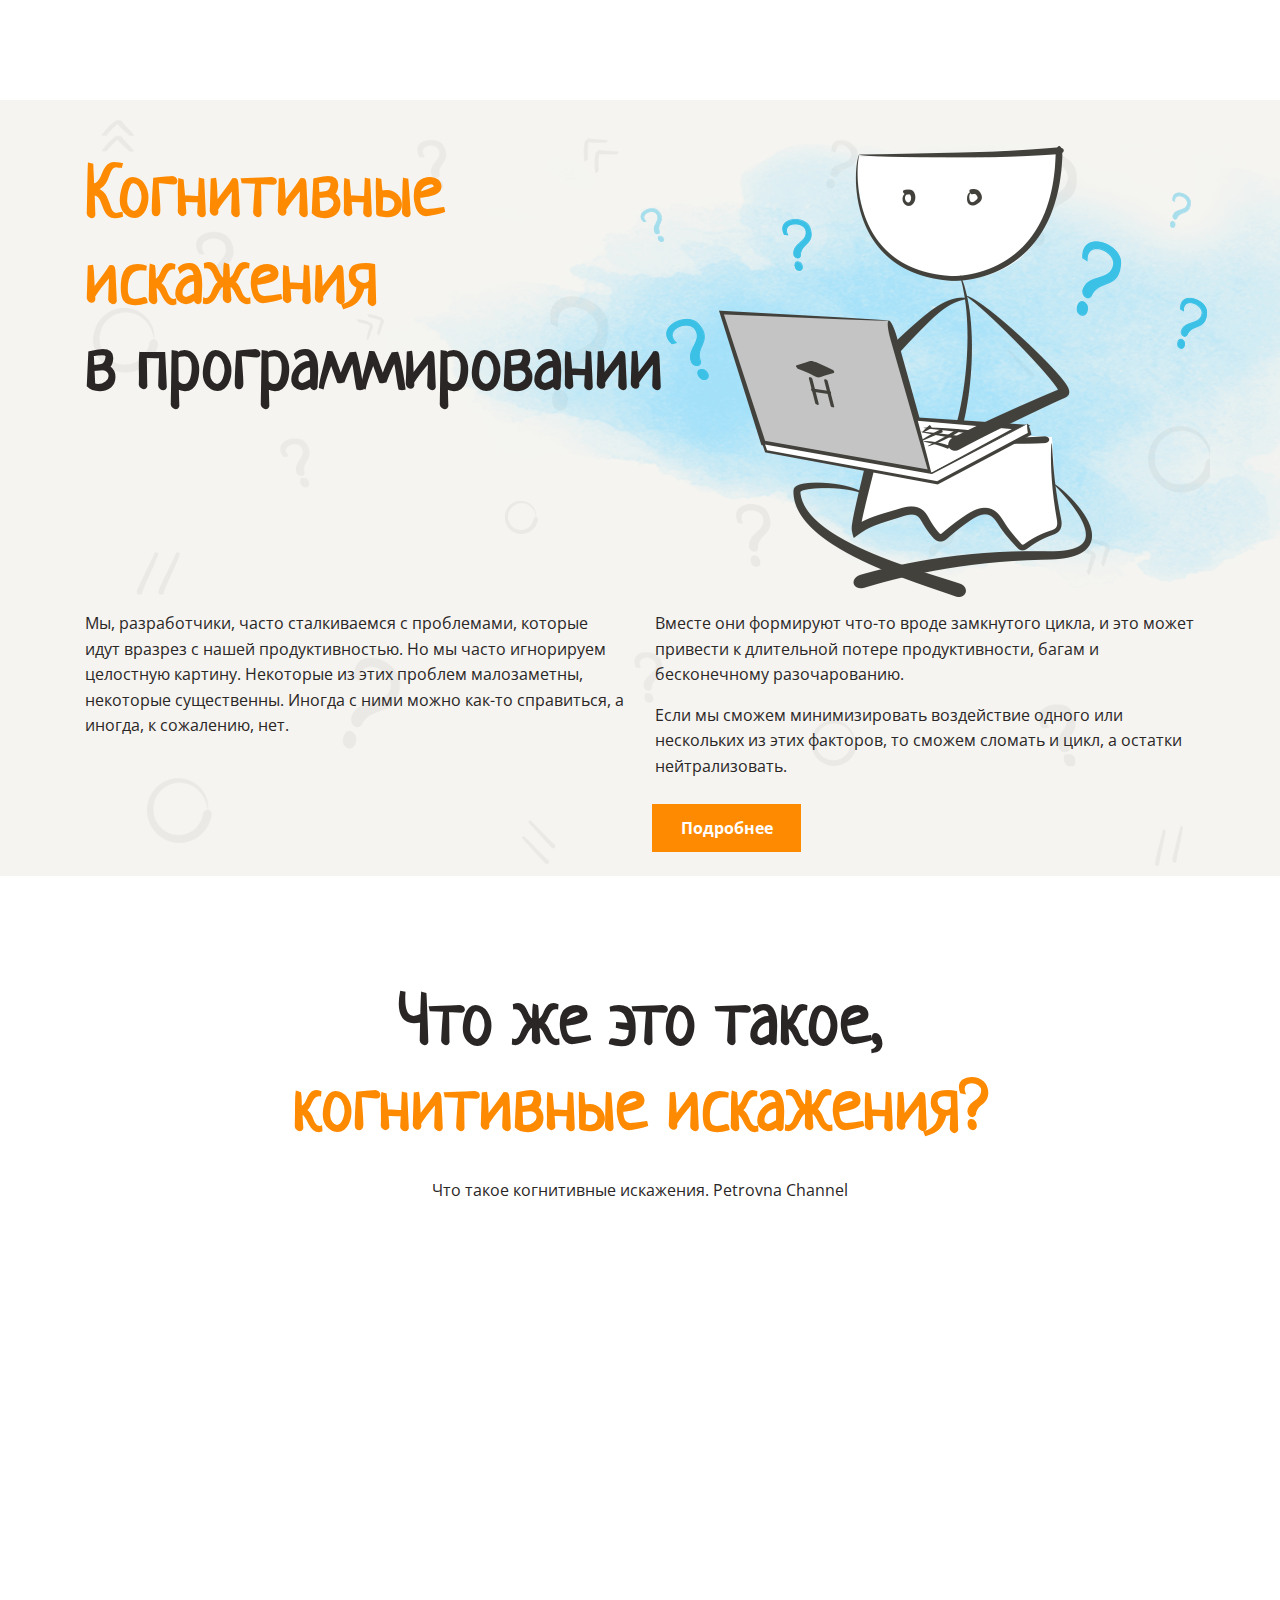
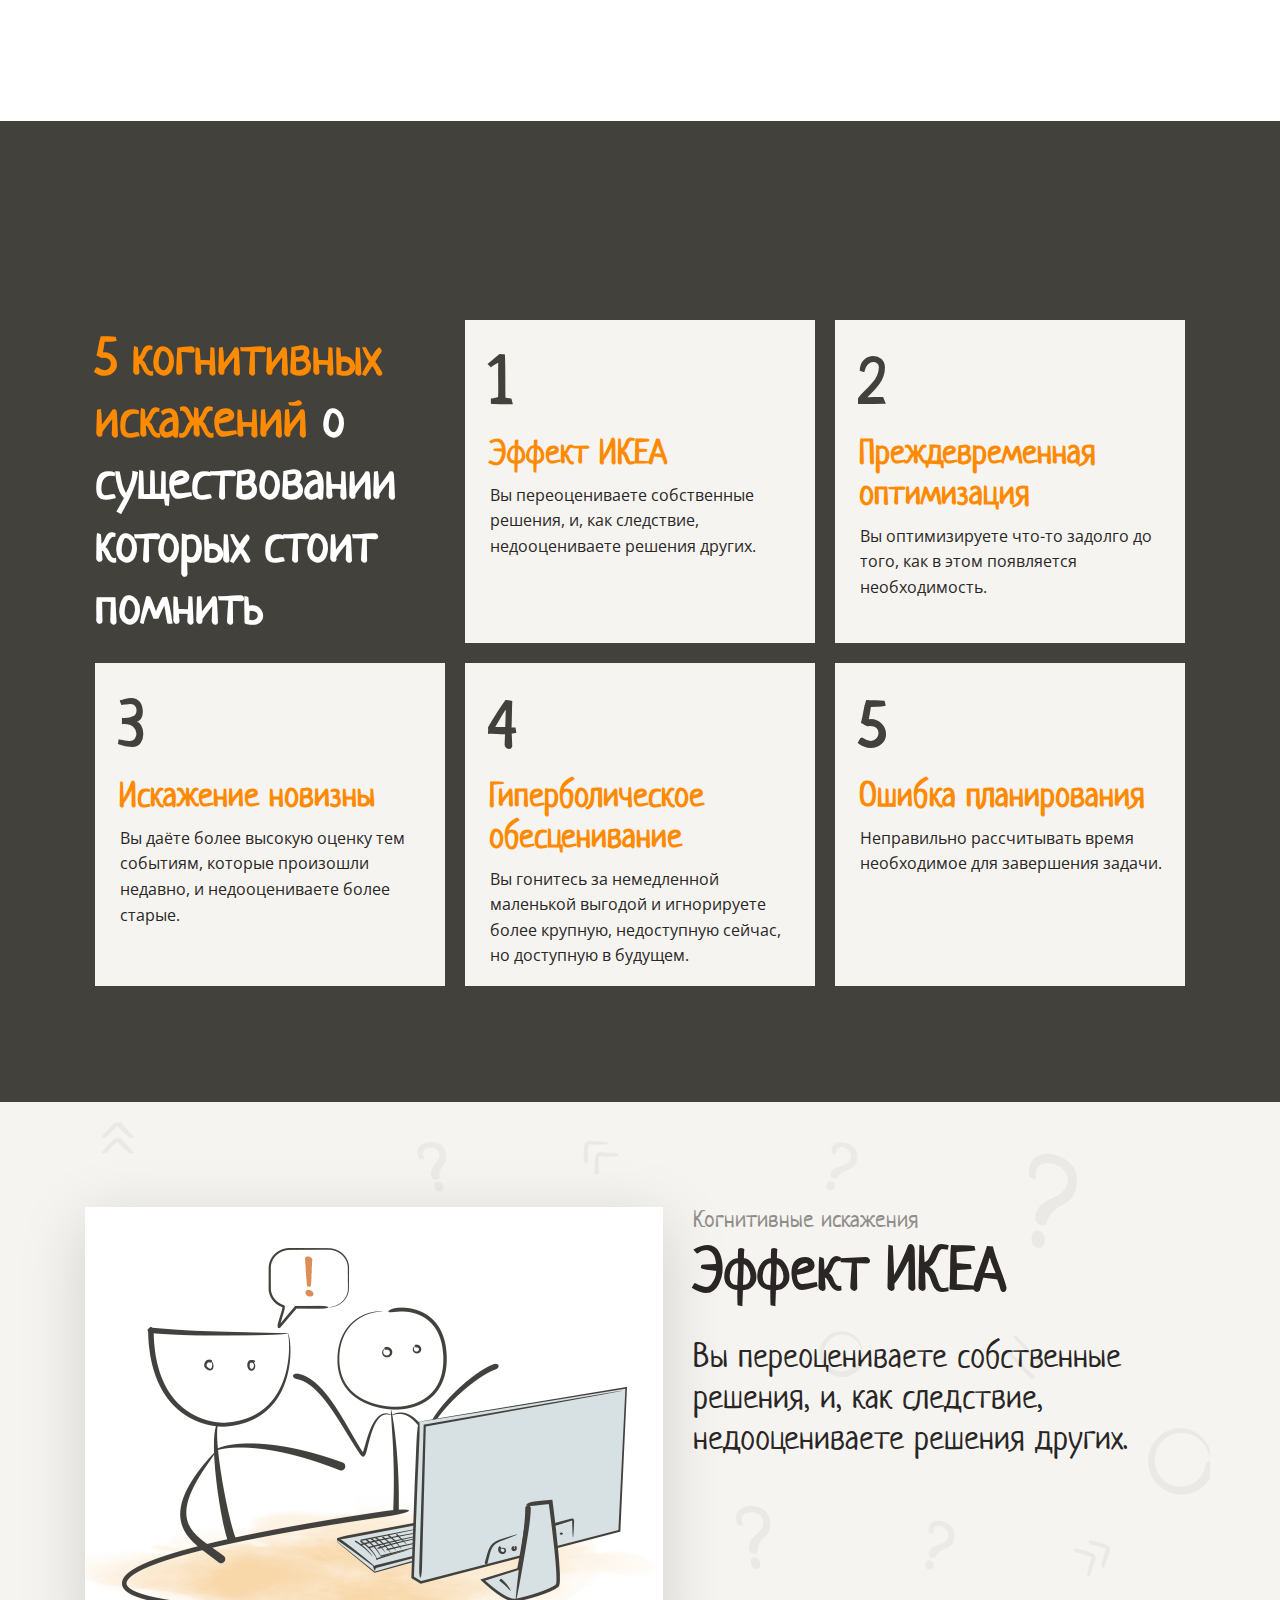
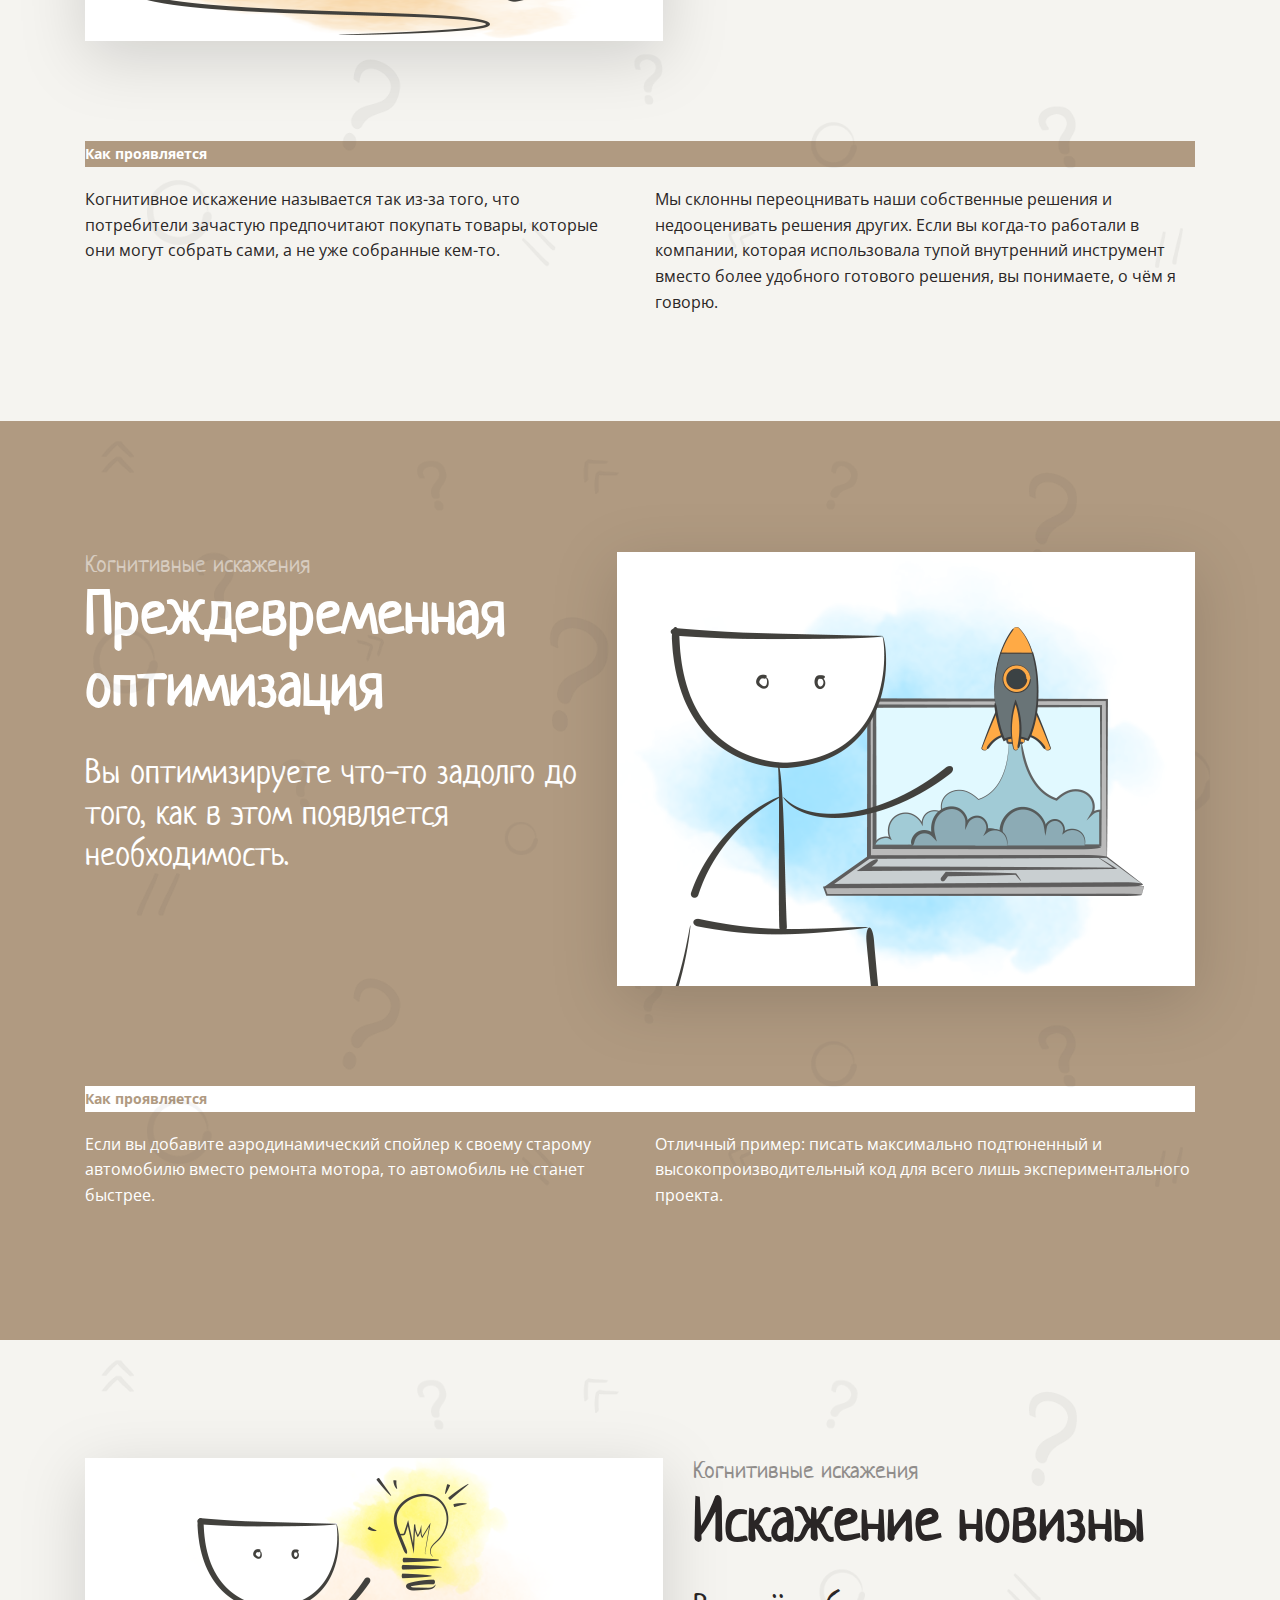
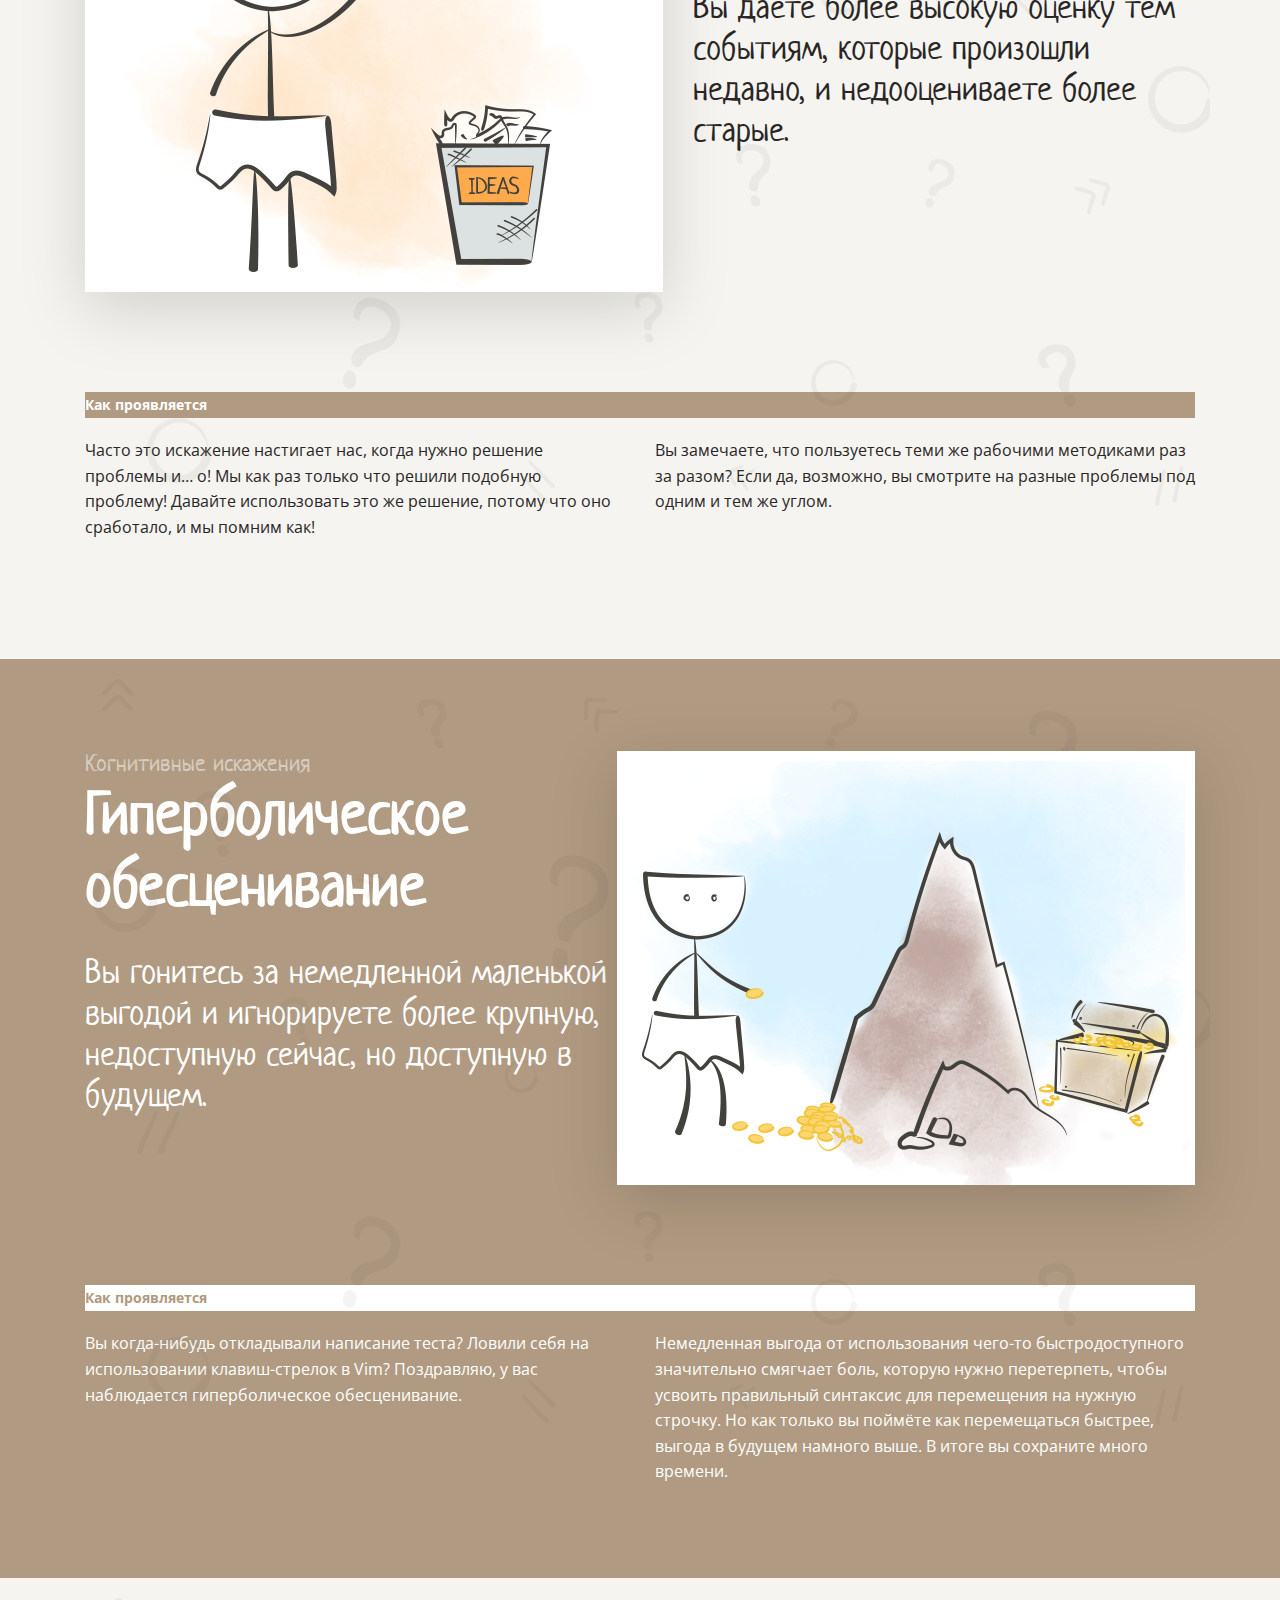
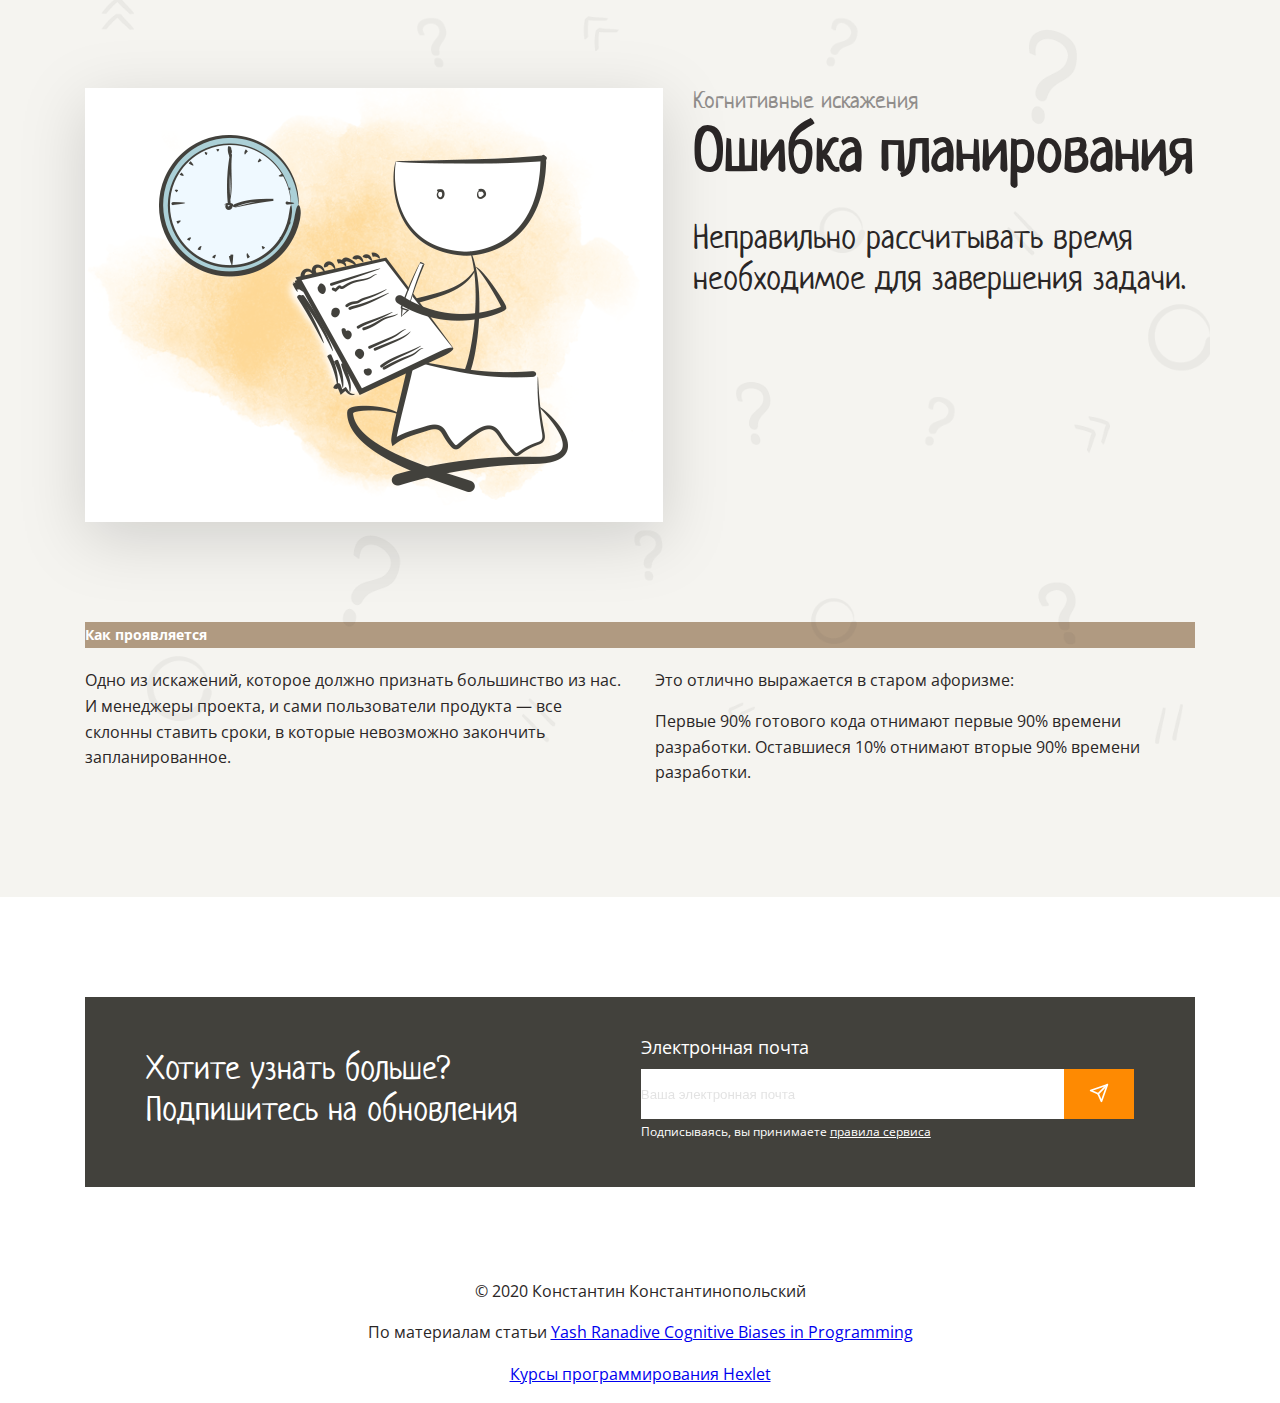
<file: index.html>
<!DOCTYPE html>
<html lang="en">

<head>
    <meta charset="UTF-8">
    <meta http-equiv="X-UA-Compatible" content="IE=edge">
    <meta name="viewport" content="width=device-width, initial-scale=1.0">
    <link rel="stylesheet" href="style.css">
    <title>Когнитивные искажения sergei_kiss</title>
</head>

<body>
        <header class="light-background flex flex-jc-center w-100percent background-img">
            <div class="flex flex-column w-1110px">
                <div class="headANDimg headANDimg-header">
                    <h1 class="neucha">
                        <span class="primary cogn-header">Когнитивные искажения</span> <br>в программировании
                    </h1>
                    <img src="./assets/images/main.png" alt="main logo">
                </div>
                <div class="doubled-text doubled-text-header">
                    <p class="text-box-1 open-sans">Мы, разработчики, часто сталкиваемся с проблемами, которые
                        идут вразрез с нашей продуктивностью. Но мы часто
                        игнорируем целостную картину. Некоторые из этих проблем малозаметны, некоторые существенны. Иногда с
                        ними
                        можно как-то справиться, а иногда, к сожалению, нет.
                    </p>
                    <p class="text-box-2 open-sans">
                        Вместе они формируют что-то вроде замкнутого цикла, и это может привести к длительной потере
                        продуктивности,
                        багам и бесконечному разочарованию.
                        <br>
                        <span class="inline-block-margin-top">
                            Если мы сможем минимизировать воздействие одного или нескольких из этих факторов, то сможем сломать
                            и цикл,
                            а остатки нейтрализовать.
                        </span>
                    </p>
                </div>
                <form action="#navigation">
                    <button class="more-details primary-background white open-sans">
                        Подробнее
                    </button>
                </form>
            </div>
        </header>
    <main class="flex flex-flow-cn p-relative w-100percent">
        <section class="flex flex-jc-center w-100percent">
            <div class="video-section w-1110px">
                <h1 class="neucha ta-center">
                    Что же это такое,
                    <br>
                    <span class="primary">когнитивные искажения?</span>
                </h1>
                <p class="open-sans ta-center">Что такое когнитивные искажения. Petrovna Channel</p>
                <div class="video-container">
                    <iframe class="video" width="919" height="569" src="https://www.youtube.com/embed/jie9AizBqss"
                        frameborder="0" allowfullscreen></iframe>
                </div>
            </div>
        </section>
        <div class="rectangle37 w-100percent"></div>
        <section id="navigation" class="primary-dark-background flex flex-jc-center w-100percent">
            <div class="navigation-section w-1110px">
                <div class="neucha head-nav-item-box">
                    <h1 class="cogn-navigation white"><span class="primary">5 когнитивных искажений</span> о существовании
                        которых стоит помнить</h2>
                </div>
                <a href="#ikea-effect" class="light-background nav-item-box">
                    <h2 class="neucha primary-dark">1</h2>
                    <h3 class="neucha primary">Эффект ИКЕА</h3>
                    <p class="open-sans dark">Вы переоцениваете собственные решения, и, как следствие, недооцениваете
                        решения
                        других.</p>
                </a>
                <a href="#premature-optimization" class="light-background nav-item-box">
                    <h2 class="neucha primary-dark">2</h2>
                    <h3 class="neucha primary">Преждевременная оптимизация</h3>
                    <p class="open-sans dark">Вы оптимизируете что-то задолго до того, как в этом появляется необходимость.
                    </p>
                </a>
                <a href="#distortion-of-novelty" class="light-background nav-item-box">
                    <h2 class="neucha primary-dark">3</h2>
                    <h3 class="neucha primary">Искажение новизны</h3>
                    <p class="open-sans dark">Вы даёте более высокую оценку тем событиям, которые произошли недавно, и
                        недооцениваете более старые.</p>
                </a>
                <a href="#hyperbolic-deprecation" class="light-background nav-item-box">
                    <h2 class="neucha primary-dark">4</h2>
                    <h3 class="neucha primary">Гиперболическое обесценивание</h3>
                    <p class="open-sans dark">Вы гонитесь за немедленной маленькой выгодой и игнорируете более крупную,
                        недоступную сейчас, но доступную в будущем.</p>
                </a>
                <a href="#errors-in-planning" class="light-background nav-item-box">
                    <h2 class="neucha primary-dark">5</h2>
                    <h3 class="neucha primary">Ошибка планирования</h3>
                    <p class="open-sans dark">Неправильно рассчитывать время необходимое для завершения задачи.</p>
                </a>
            </div>
        </section>
        <section id="ikea-effect"
            class="light-background flex flex-jc-center w-100percent background-img">
            <div class="ikea-effect-section container-content-section flex flex-column flex-jc-center w-1110px">
                <div class="flex">
                    <img src="./assets/images/1.png" alt="ikea-effect-icon" class="shadow-filter">
                    <div class=" flex flex-column distortion-container-info-light">
                        <p class="neucha no-margin cogn-distortion dark50">Когнитивные искажения</p>
                        <h1 class="neucha no-margin distortion-name">Эффект ИКЕА</h1>
                        <p class="neucha no-margin distortion-desc">Вы переоцениваете собственные решения, и, как следствие,
                            недооцениваете решения других.
                        </p>
                    </div>
                </div>
                <div class="flex flex-column">
                    <h5 class="open-sans how-display-block brown-background white">Как проявляется</h5>
                    <div class="doubled-text">
                        <p class="open-sans text-box-1">Когнитивное искажение называется так из-за того, что потребители
                            зачастую предпочитают
                            покупать товары, которые они могут собрать сами, а не уже собранные кем-то.</p>
                        <p class="open-sans text-box-2">Мы склонны переоцнивать наши собственные решения и недооценивать
                            решения других. Если вы
                            когда-то работали в компании, которая использовала тупой внутренний инструмент вместо более
                            удобного готового решения, вы понимаете, о чём я говорю.</p>
                    </div>
                </div>
            </div>
        </section>
        <section id="premature-optimization"
            class="brown-background flex flex-jc-center w-100percent background-img">
            <div class="premature-optimization-section container-content-section flex flex-column flex-jc-center w-1110px">
                <div class="flex">
                    <img src="./assets/images/2.png" alt="premature-optimization-icon" class="shadow-filter order-last">
                    <div class=" flex flex-column distortion-container-info-brown">
                        <p class="neucha no-margin cogn-distortion white50">Когнитивные искажения</p>
                        <h1 class="neucha no-margin distortion-name white">Преждевременная оптимизация</h1>
                        <p class="neucha no-margin distortion-desc white">Вы оптимизируете что-то задолго до того, как в
                            этом
                            появляется необходимость.</p>
                    </div>
                </div>
                <div class="flex flex-column">
                    <h5 class="open-sans how-display-block white-background brown">Как проявляется</h5>
                    <div class="doubled-text">
                        <p class="open-sans text-box-1 white">Если вы добавите аэродинамический спойлер к своему старому
                            автомобилю вместо ремонта мотора, то автомобиль не станет быстрее.</p>
                        <p class="open-sans text-box-2 white">Отличный пример: писать максимально подтюненный и
                            высокопроизводительный код для всего лишь экспериментального проекта.</p>
                    </div>
                </div>
            </div>
        </section>
        <section id="distortion-of-novelty"
            class="light-background flex flex-jc-center w-100percent background-img">
            <div class="distortion-of-novelty-section container-content-section flex flex-column flex-jc-center w-1110px">
                <div class="flex">
                    <img src="./assets/images/3.png" alt="distortion-of-novelty-icon" class="shadow-filter">
                    <div class=" flex flex-column distortion-container-info-light">
                        <p class="neucha no-margin cogn-distortion dark50">Когнитивные искажения</p>
                        <h1 class="neucha no-margin distortion-name">Искажение новизны</h1>
                        <p class="neucha no-margin distortion-desc">Вы даёте более высокую оценку тем событиям, которые
                            произошли недавно, и недооцениваете более старые.
                        </p>
                    </div>
                </div>
                <div class="flex flex-column">
                    <h5 class="open-sans how-display-block brown-background white">Как проявляется</h5>
                    <div class="doubled-text">
                        <p class="open-sans text-box-1">Часто это искажение настигает нас, когда нужно решение проблемы и…
                            о! Мы как раз только что решили подобную проблему! Давайте использовать это же решение, потому
                            что оно сработало, и мы помним как!</p>
                        <p class="open-sans text-box-2">Вы замечаете, что пользуетесь теми же рабочими методиками раз за
                            разом? Если да, возможно, вы смотрите на разные проблемы под одним и тем же углом.</p>
                    </div>
                </div>
            </div>
        </section>
        <section id="hyperbolic-deprecation"
            class="brown-background flex flex-jc-center w-100percent background-img">
            <div class="hyperbolic-deprecation-section container-content-section flex flex-column flex-jc-center w-1110px">
                <div class="flex">
                    <img src="./assets/images/4.png" alt="hyperbolic-deprecation-icon" class="shadow-filter order-last">
                    <div class=" flex flex-column distortion-container-info-brown">
                        <p class="neucha no-margin cogn-distortion white50">Когнитивные искажения</p>
                        <h1 class="neucha no-margin distortion-name white">Гиперболическое обесценивание</h1>
                        <p class="neucha no-margin distortion-desc white">Вы гонитесь за немедленной маленькой выгодой и
                            игнорируете более крупную, недоступную сейчас, но доступную в будущем.</p>
                    </div>
                </div>
                <div class="flex flex-column">
                    <h5 class="open-sans how-display-block white-background brown">Как проявляется</h5>
                    <div class="doubled-text">
                        <p class="open-sans text-box-1 white">Вы когда-нибудь откладывали написание теста? Ловили себя на
                            использовании клавиш-стрелок в Vim? Поздравляю, у вас наблюдается гиперболическое обесценивание.
                        </p>
                        <p class="open-sans text-box-2 white">Немедленная выгода от использования чего-то быстродоступного
                            значительно смягчает боль, которую нужно перетерпеть, чтобы усвоить правильный синтаксис для
                            перемещения на нужную строчку. Но как только вы поймёте как перемещаться быстрее, выгода в
                            будущем намного выше. В итоге вы сохраните много времени.</p>
                    </div>
                </div>
            </div>
        </section>
        <section id="errors-in-planning"
            class="light-background flex flex-jc-center w-100percent background-img">
            <div class="errors-in-planning-section container-content-section flex flex-column flex-jc-center w-1110px">
                <div class="flex">
                    <img src="./assets/images/5.png" alt="errors-in-planning-icon" class="shadow-filter">
                    <div class=" flex flex-column distortion-container-info-light">
                        <p class="neucha no-margin cogn-distortion dark50">Когнитивные искажения</p>
                        <h1 class="neucha no-margin distortion-name">Ошибка планирования</h1>
                        <p class="neucha no-margin distortion-desc">Неправильно рассчитывать время необходимое для
                            завершения задачи.
                        </p>
                    </div>
                </div>
                <div class="flex flex-column">
                    <h5 class="open-sans how-display-block brown-background white">Как проявляется</h5>
                    <div class="doubled-text">
                        <p class="open-sans text-box-1">Одно из искажений, которое должно признать большинство из нас. И
                            менеджеры проекта, и сами пользователи продукта — все склонны ставить сроки, в которые
                            невозможно закончить запланированное.</p>
                        <p class="open-sans text-box-2">Это отлично выражается в старом афоризме:
                            <span class="inline-block-margin-top">
                                Первые 90% готового кода отнимают первые 90% времени разработки. Оставшиеся 10% отнимают
                                вторые
                                90% времени разработки.
                            </span></p>
                    </div>
                </div>
            </div>
        </section>
    </main>
    <footer class="flex flex-jc-center w-100percent">
        <div class="flex flex-column flex-jc-center w-1110px">
            <div class="input-container primary-dark-background flex flex-jc-sa w-1110px white">
                <h3 class="neucha">Хотите узнать больше?<br>Подпишитесь на обновления</h3>
                <fieldset class="flex flex-column">
                    <h4 class="open-sans">Электронная почта</h4>
                    <label class="flex flex-js-center"><input type="email" placeholder="Ваша электронная почта" class=""><button class="send-icon-container"></button></label>
                    <p class="open-sans">Подписываясь, вы принимаете <a href="#" class="a-service-rules">правила сервиса</a>
                    </p>
                </fieldset>
            </div>
            <div class="footer-useful-text">
                <p class="open-sans ta-center">&copy; 2020 Константин Константинопольский</p>
                <p class="open-sans ta-center">По материалам статьи <a
                        href="https://medium.com/hackernoon/cognitive-biases-in-programming-5e937707c27b" class="">Yash Ranadive
                        Cognitive Biases in Programming</a></p>
                <p class="ta-center"><a href="https://ru.hexlet.io/" class="open-sans">Курсы программирования Hexlet</a></p>
            </div>
        </div>
    </footer>
</body>

</html>
</file>
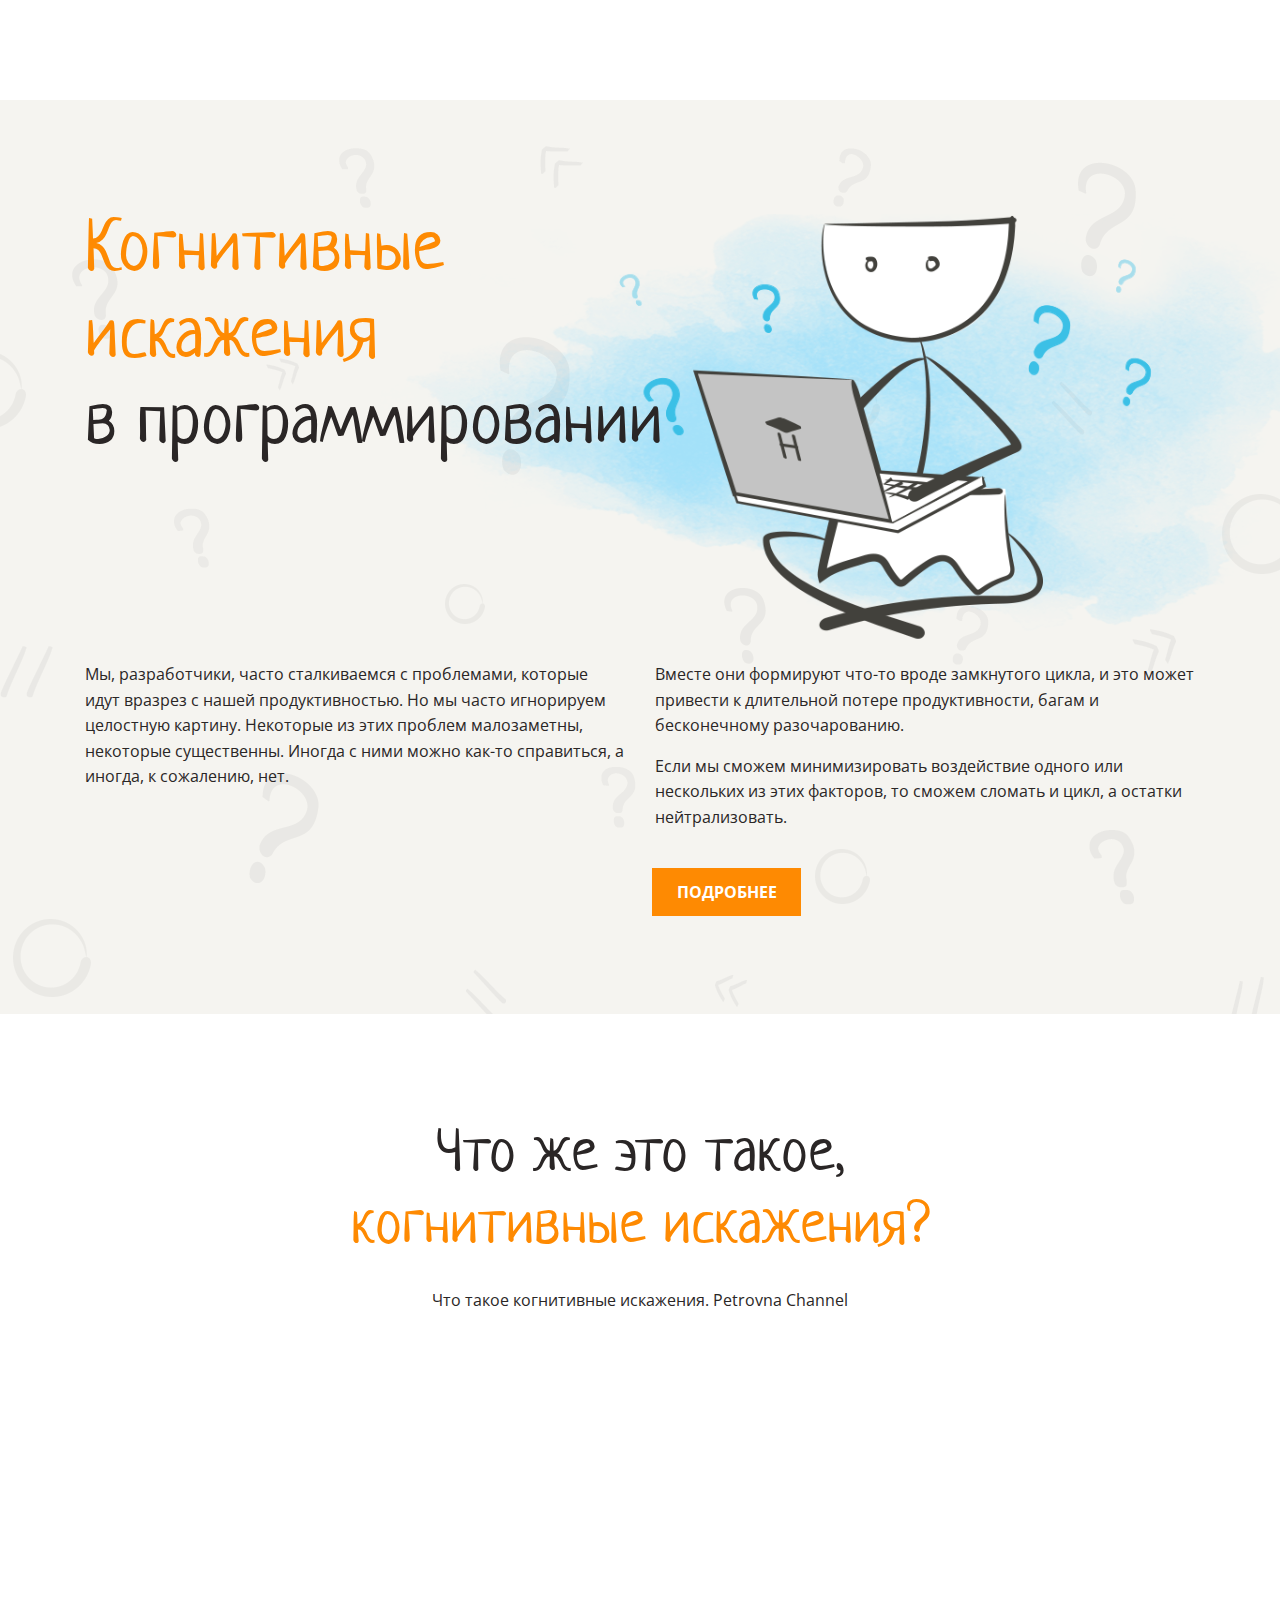
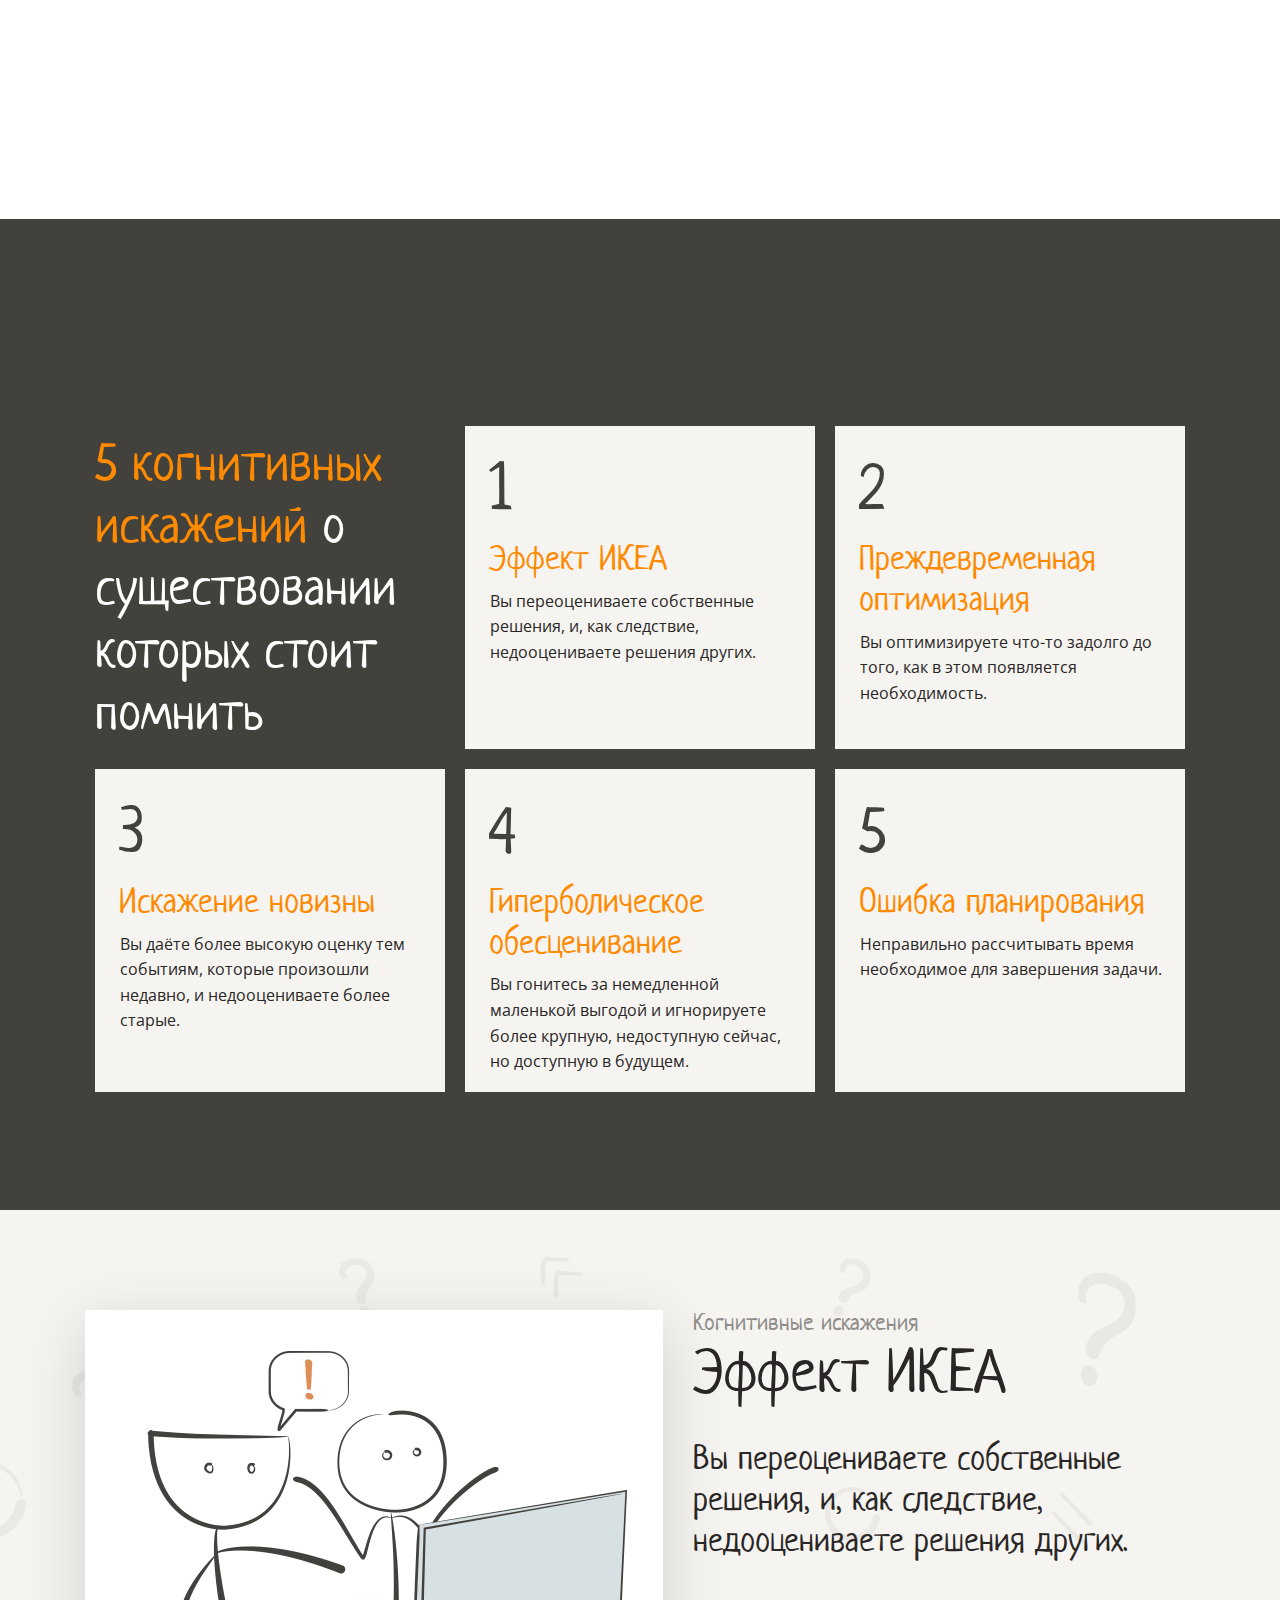
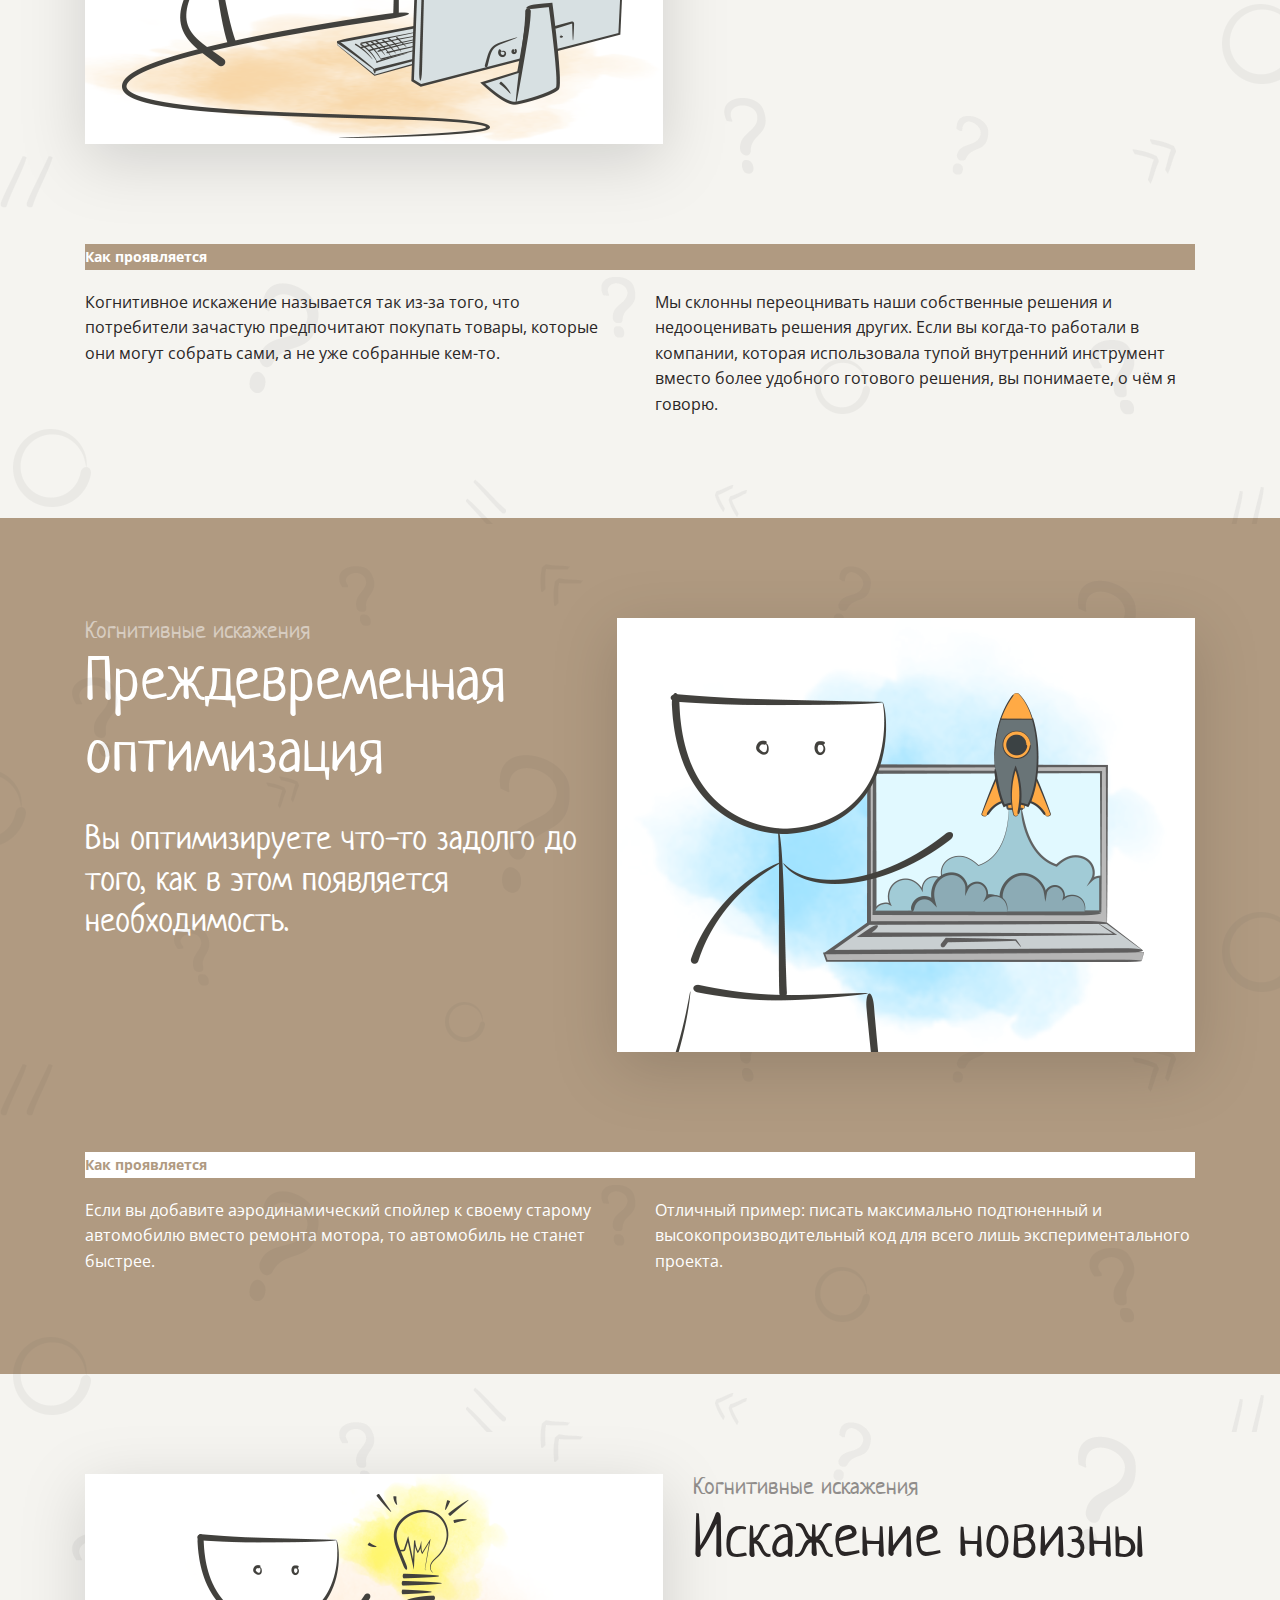
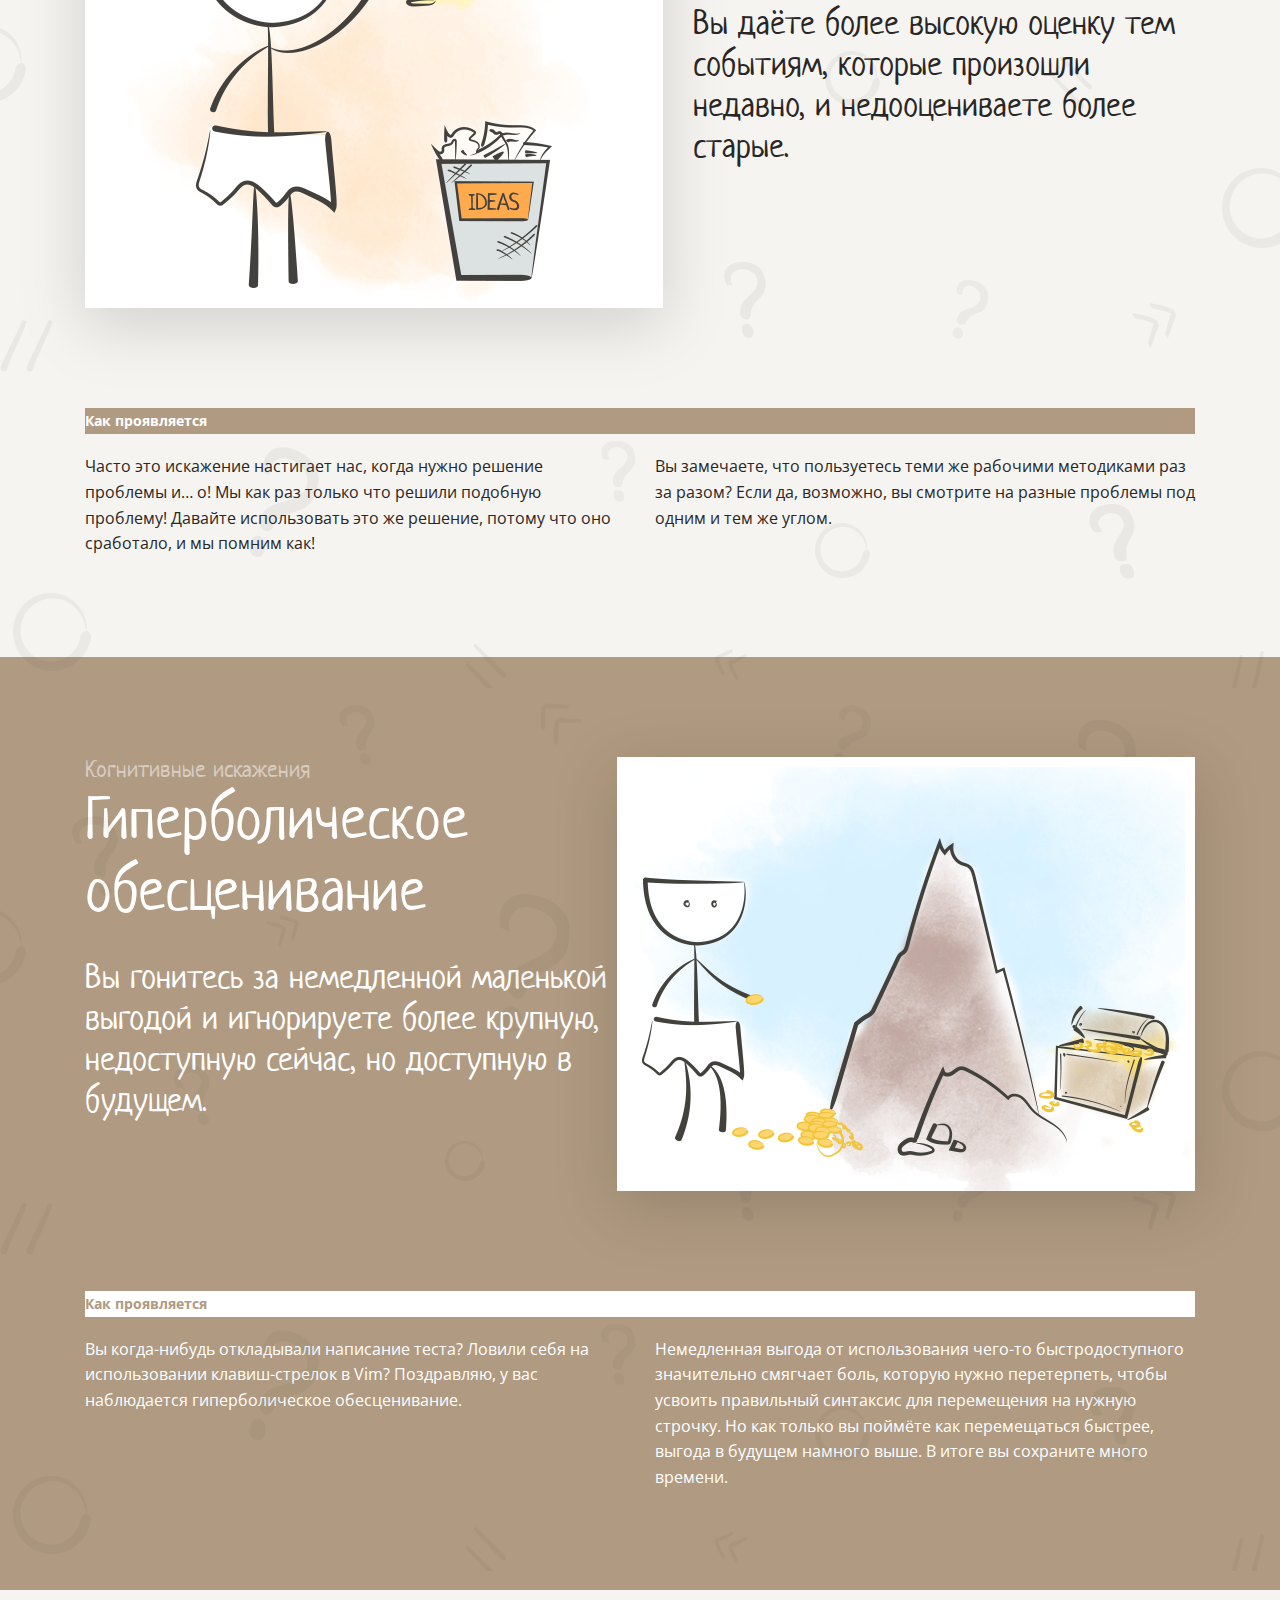
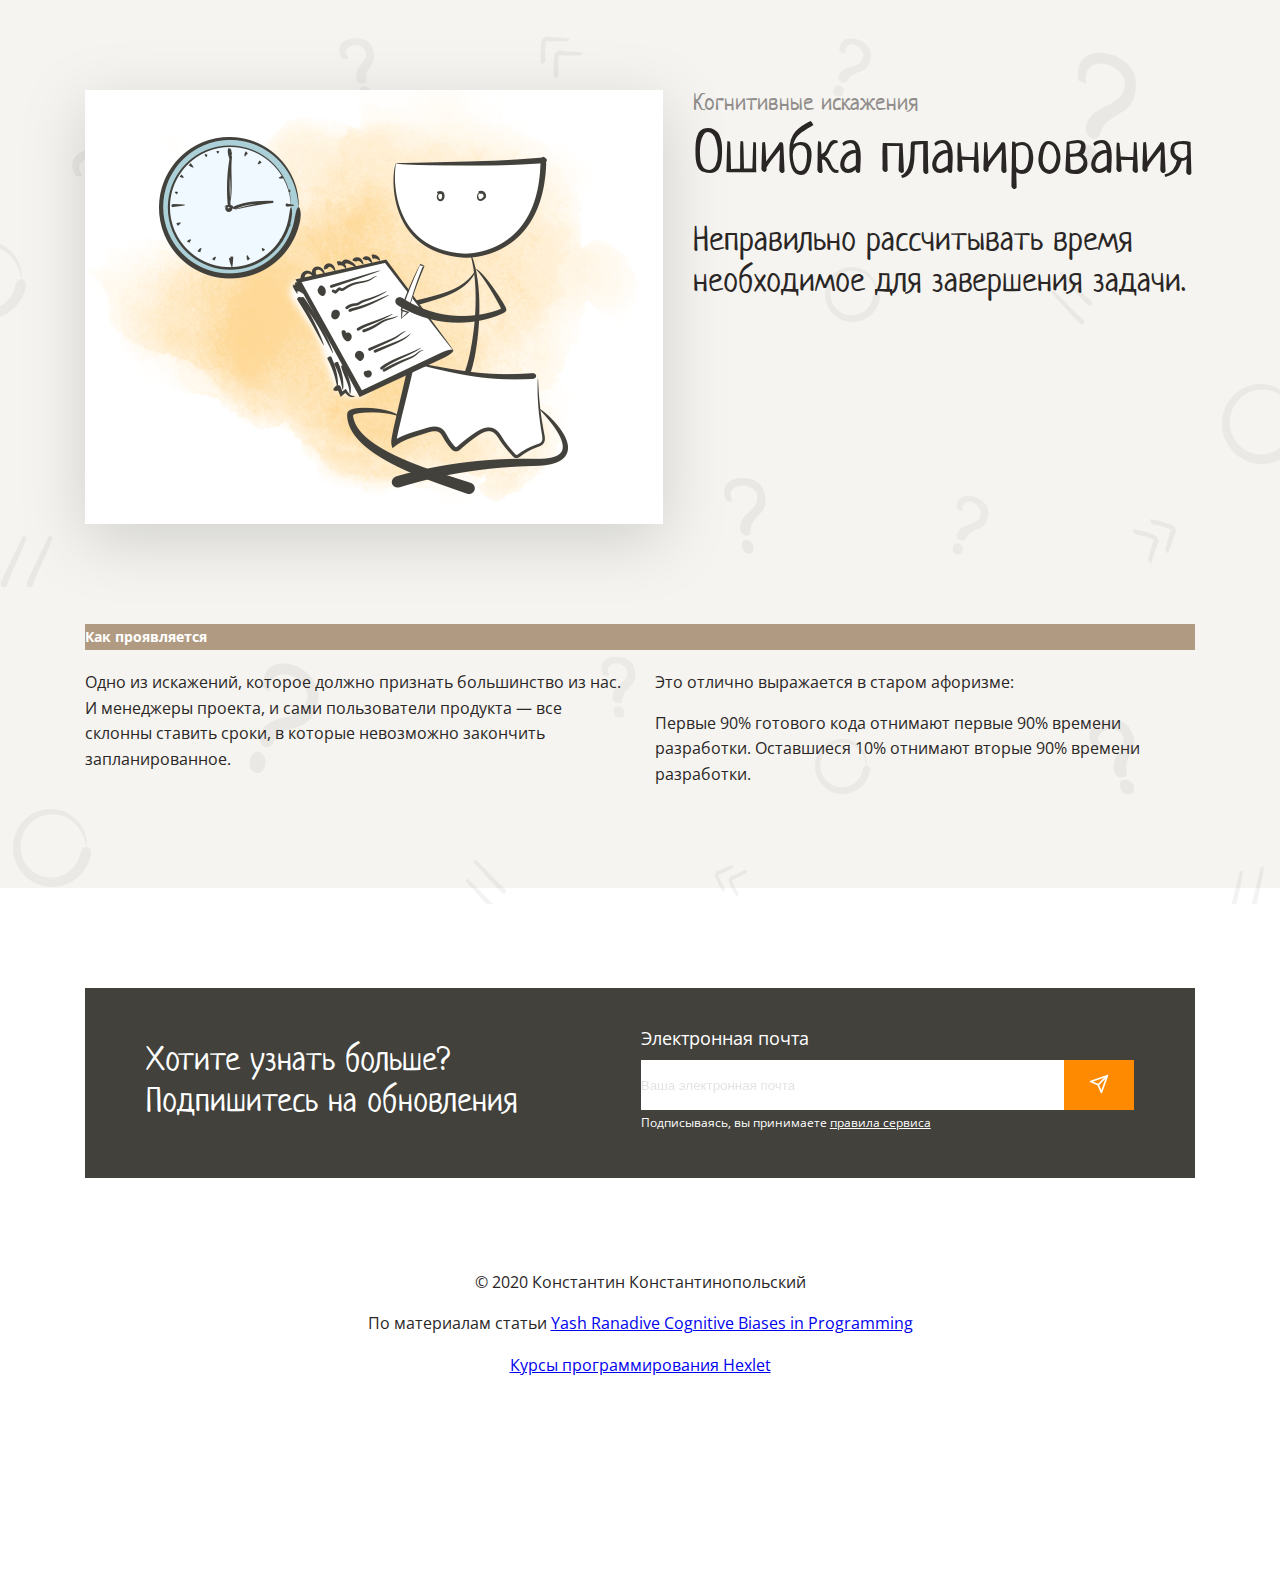
<file: src/index.html>
<!DOCTYPE html>
<html lang="ru">

<head>
    <meta charset="UTF-8">
    <meta http-equiv="X-UA-Compatible" content="IE=edge">
    <meta name="viewport" content="width=device-width, initial-scale=1.0">
    <link rel="stylesheet" href="./styles/style.css">
    <title>Когнитивные искажения sergei_kiss</title>
</head>

<body>
    <header class="light-background flex flex-jc-center w-100percent background-img">
        <div class="header-content-container flex flex-column w-1110px">
            <div class="headANDimg headANDimg-header">
                <h1 class="neucha">
                    <span class="primary cogn-header">Когнитивные искажения</span> <br>в программировании
                </h1>
                <img src="./assets/images/main.png" alt="main logo">
            </div>
            <div class="doubled-text doubled-text-header">
                <p class="text-box-1 open-sans">Мы, разработчики, часто сталкиваемся с проблемами, которые
                    идут вразрез с нашей продуктивностью. Но мы часто
                    игнорируем целостную картину. Некоторые из этих проблем малозаметны, некоторые существенны. Иногда с
                    ними
                    можно как-то справиться, а иногда, к сожалению, нет.
                </p>
                <p class="text-box-2 open-sans">
                    Вместе они формируют что-то вроде замкнутого цикла, и это может привести к длительной потере
                    продуктивности,
                    багам и бесконечному разочарованию.
                    <br>
                    <span class="inline-block-margin-top">
                        Если мы сможем минимизировать воздействие одного или нескольких из этих факторов, то сможем
                        сломать
                        и цикл,
                        а остатки нейтрализовать.
                    </span>
                </p>
            </div>
            <form action="#navigation">
                <button class="more-details primary-background white open-sans">
                    ПОДРОБНЕЕ
                </button>
            </form>
        </div>
    </header>
    <main class="flex flex-flow-cn p-relative w-100percent">
        <section class="flex flex-jc-center w-100percent">
            <div class="video-section w-1110px">
                <h2 class="neucha ta-center">
                    <span class="dark">Что же это такое,</span>
                    <br>
                    когнитивные искажения?
                </h2>
                <p class="open-sans ta-center">Что такое когнитивные искажения. Petrovna Channel</p>
                <div class="video-container">
                    <iframe class="video" width="919" height="569" src="https://www.youtube.com/embed/jie9AizBqss"
                        allowfullscreen></iframe>
                </div>
            </div>
        </section>
        <section id="navigation" class="primary-dark-background flex flex-jc-center w-100percent">
            <div class="navigation-section w-1110px">
                <div class="neucha head-nav-item-box">
                    <h3 class="cogn-navigation white"><span class="primary">5 когнитивных искажений</span> о
                        существовании
                        которых стоит помнить</h3>
                </div>
                <a href="#ikea-effect" class="light-background nav-item-box">
                    <h2 class="neucha primary-dark">1</h2>
                    <h3 class="neucha primary">Эффект ИКЕА</h3>
                    <p class="open-sans dark">Вы переоцениваете собственные решения, и, как следствие, недооцениваете
                        решения
                        других.</p>
                </a>
                <a href="#premature-optimization" class="light-background nav-item-box">
                    <h2 class="neucha primary-dark">2</h2>
                    <h3 class="neucha primary">Преждевременная оптимизация</h3>
                    <p class="open-sans dark">Вы оптимизируете что-то задолго до того, как в этом появляется
                        необходимость.
                    </p>
                </a>
                <a href="#distortion-of-novelty" class="light-background nav-item-box">
                    <h2 class="neucha primary-dark">3</h2>
                    <h3 class="neucha primary">Искажение новизны</h3>
                    <p class="open-sans dark">Вы даёте более высокую оценку тем событиям, которые произошли недавно, и
                        недооцениваете более старые.</p>
                </a>
                <a href="#hyperbolic-depreciation" class="light-background nav-item-box">
                    <h2 class="neucha primary-dark">4</h2>
                    <h3 class="neucha primary">Гиперболическое обесценивание</h3>
                    <p class="open-sans dark">Вы гонитесь за немедленной маленькой выгодой и игнорируете более крупную,
                        недоступную сейчас, но доступную в будущем.</p>
                </a>
                <a href="#errors-in-planning" class="light-background nav-item-box">
                    <h2 class="neucha primary-dark">5</h2>
                    <h3 class="neucha primary">Ошибка планирования</h3>
                    <p class="open-sans dark">Неправильно рассчитывать время необходимое для завершения задачи.</p>
                </a>
            </div>
        </section>
        <section id="ikea-effect" class="light-background flex flex-jc-center w-100percent background-img">
            <div class="ikea-effect-section container-content-section flex flex-column flex-jc-center w-1110px">
                <div class="flex">
                    <img src="./assets/images/1.png" alt="ikea-effect-icon" class="shadow-filter">
                    <div class="flex flex-column distortion-container-info-light">
                        <p class="neucha no-margin cogn-distortion dark50">Когнитивные искажения</p>
                        <h2 class="neucha no-margin dark">Эффект ИКЕА</h2>
                        <p class="neucha no-margin distortion-desc">Вы переоцениваете собственные решения, и, как
                            следствие,
                            недооцениваете решения других.
                        </p>
                    </div>
                </div>
                <div class="flex flex-column">
                    <h5 class="open-sans how-display-block brown-background white">Как проявляется</h5>
                    <div class="doubled-text">
                        <p class="open-sans text-box-1">Когнитивное искажение называется так из-за того, что потребители
                            зачастую предпочитают
                            покупать товары, которые они могут собрать сами, а не уже собранные кем-то.</p>
                        <p class="open-sans text-box-2">Мы склонны переоцнивать наши собственные решения и недооценивать
                            решения других. Если вы
                            когда-то работали в компании, которая использовала тупой внутренний инструмент вместо более
                            удобного готового решения, вы понимаете, о чём я говорю.</p>
                    </div>
                </div>
            </div>
        </section>
        <section id="premature-optimization" class="brown-background flex flex-jc-center w-100percent background-img">
            <div
                class="premature-optimization-section container-content-section flex flex-column flex-jc-center w-1110px">
                <div class="flex">
                    <img src="./assets/images/2.png" alt="premature-optimization-icon" class="shadow-filter order-last">
                    <div class=" flex flex-column distortion-container-info-brown">
                        <p class="neucha no-margin cogn-distortion white50">Когнитивные искажения</p>
                        <h2 class="neucha no-margin white">Преждевременная оптимизация</h2>
                        <p class="neucha no-margin distortion-desc white">Вы оптимизируете что-то задолго до того, как в
                            этом
                            появляется необходимость.</p>
                    </div>
                </div>
                <div class="flex flex-column">
                    <h5 class="open-sans how-display-block white-background brown">Как проявляется</h5>
                    <div class="doubled-text">
                        <p class="open-sans text-box-1 white">Если вы добавите аэродинамический спойлер к своему старому
                            автомобилю вместо ремонта мотора, то автомобиль не станет быстрее.</p>
                        <p class="open-sans text-box-2 white">Отличный пример: писать максимально подтюненный и
                            высокопроизводительный код для всего лишь экспериментального проекта.</p>
                    </div>
                </div>
            </div>
        </section>
        <section id="distortion-of-novelty" class="light-background flex flex-jc-center w-100percent background-img">
            <div
                class="distortion-of-novelty-section container-content-section flex flex-column flex-jc-center w-1110px">
                <div class="flex">
                    <img src="./assets/images/3.png" alt="distortion-of-novelty-icon" class="shadow-filter">
                    <div class=" flex flex-column distortion-container-info-light">
                        <p class="neucha no-margin cogn-distortion dark50">Когнитивные искажения</p>
                        <h2 class="neucha no-margin dark">Искажение новизны</h2>
                        <p class="neucha no-margin distortion-desc">Вы даёте более высокую оценку тем событиям, которые
                            произошли недавно, и недооцениваете более старые.
                        </p>
                    </div>
                </div>
                <div class="flex flex-column">
                    <h5 class="open-sans how-display-block brown-background white">Как проявляется</h5>
                    <div class="doubled-text">
                        <p class="open-sans text-box-1">Часто это искажение настигает нас, когда нужно решение проблемы
                            и…
                            о! Мы как раз только что решили подобную проблему! Давайте использовать это же решение,
                            потому
                            что оно сработало, и мы помним как!</p>
                        <p class="open-sans text-box-2">Вы замечаете, что пользуетесь теми же рабочими методиками раз за
                            разом? Если да, возможно, вы смотрите на разные проблемы под одним и тем же углом.</p>
                    </div>
                </div>
            </div>
        </section>
        <section id="hyperbolic-depreciation" class="brown-background flex flex-jc-center w-100percent background-img">
            <div
                class="hyperbolic-deprecation-section container-content-section flex flex-column flex-jc-center w-1110px">
                <div class="flex">
                    <img src="./assets/images/4.png" alt="hyperbolic-deprecation-icon" class="shadow-filter order-last">
                    <div class=" flex flex-column distortion-container-info-brown">
                        <p class="neucha no-margin cogn-distortion white50">Когнитивные искажения</p>
                        <h2 class="neucha no-margin white">Гиперболическое обесценивание</h2>
                        <p class="neucha no-margin distortion-desc white">Вы гонитесь за немедленной маленькой выгодой и
                            игнорируете более крупную, недоступную сейчас, но доступную в будущем.</p>
                    </div>
                </div>
                <div class="flex flex-column">
                    <h5 class="open-sans how-display-block white-background brown">Как проявляется</h5>
                    <div class="doubled-text">
                        <p class="open-sans text-box-1 white">Вы когда-нибудь откладывали написание теста? Ловили себя
                            на
                            использовании клавиш-стрелок в Vim? Поздравляю, у вас наблюдается гиперболическое
                            обесценивание.
                        </p>
                        <p class="open-sans text-box-2 white">Немедленная выгода от использования чего-то
                            быстродоступного
                            значительно смягчает боль, которую нужно перетерпеть, чтобы усвоить правильный синтаксис для
                            перемещения на нужную строчку. Но как только вы поймёте как перемещаться быстрее, выгода в
                            будущем намного выше. В итоге вы сохраните много времени.</p>
                    </div>
                </div>
            </div>
        </section>
        <section id="errors-in-planning" class="light-background flex flex-jc-center w-100percent background-img">
            <div class="errors-in-planning-section container-content-section flex flex-column flex-jc-center w-1110px">
                <div class="flex">
                    <img src="./assets/images/5.png" alt="errors-in-planning-icon" class="shadow-filter">
                    <div class=" flex flex-column distortion-container-info-light">
                        <p class="neucha no-margin cogn-distortion dark50">Когнитивные искажения</p>
                        <h2 class="neucha no-margin dark">Ошибка планирования</h2>
                        <p class="neucha no-margin distortion-desc">Неправильно рассчитывать время необходимое для
                            завершения задачи.
                        </p>
                    </div>
                </div>
                <div class="flex flex-column">
                    <h5 class="open-sans how-display-block brown-background white">Как проявляется</h5>
                    <div class="doubled-text">
                        <p class="open-sans text-box-1">Одно из искажений, которое должно признать большинство из нас. И
                            менеджеры проекта, и сами пользователи продукта — все склонны ставить сроки, в которые
                            невозможно закончить запланированное.</p>
                        <p class="open-sans text-box-2">Это отлично выражается в старом афоризме:
                            <span class="inline-block-margin-top">
                                Первые 90% готового кода отнимают первые 90% времени разработки. Оставшиеся 10% отнимают
                                вторые
                                90% времени разработки.
                            </span></p>
                    </div>
                </div>
            </div>
        </section>
    </main>
    <footer class="flex flex-jc-center w-100percent p-relative">
        <div class="footer-content-container flex flex-column flex-jc-center w-1110px p-absolute">
            <div class="input-container primary-dark-background flex flex-jc-sa w-1110px white">
                <h3 class="neucha">Хотите узнать больше?<br>Подпишитесь на обновления</h3>
                <fieldset class="flex flex-column">
                    <h4 class="open-sans">Электронная почта</h4>
                    <div class="flex flex-js-center">
                        <input type="email" placeholder="Ваша электронная почта">
                        <button class="send-icon-container"></button>
                    </div>
                    <p class="open-sans">Подписываясь, вы принимаете <a href="#" class="a-service-rules">правила
                            сервиса</a>
                    </p>
                </fieldset>
            </div>
            <div class="footer-useful-text">
                <p class="open-sans ta-center">&copy; 2020 Константин Константинопольский</p>
                <p class="open-sans ta-center">По материалам статьи <a
                        href="https://medium.com/hackernoon/cognitive-biases-in-programming-5e937707c27b" class="">Yash
                        Ranadive
                        Cognitive Biases in Programming</a></p>
                <p class="ta-center"><a href="https://ru.hexlet.io/" class="open-sans">Курсы программирования Hexlet</a>
                </p>
            </div>
        </div>
    </footer>
</body>

</html>
</file>
<file: style.css>
/* 1)Basic styles*/

/* 1.1)fonts */

@font-face {
    font-weight: normal;
    font-family: 'Open Sans';
    src: url(./assets/fonts/Open\ Sans/static/OpenSans/OpenSans-Regular.ttf);
}

@font-face {
    font-weight: bold;
    font-family: 'Open Sans';
    src: url(./assets/fonts/Open\ Sans/static/OpenSans/OpenSans-Bold.ttf);
}

@font-face {
    font-family: Neucha;
    src: url(./assets/fonts/Neucha/Neucha-Regular.ttf);
}

body {
    font-size: 16px;
    line-height: 1.6em;
    color: #2a2626;
}

.neucha {
    font-family: Neucha, cursive;
}

.open-sans {
    font-family: 'Open Sans', sans-serif;
}

/* 1.2) colors */

/* 1.2.1) font-colors */
.primary {
    color: #fe8a02;
}

.white {
    color: #ffffff;
}

.dark {
    color: #2a2626;
}

.primary-dark {
    color: #42413c;
}

.dark50 {
    color: #908d8b;
}

.brown {
    color: #b09a81;
}

.white50 {
    color: #d7ccc0;
}

/* 1.2.2) background-colors */

.light-background {
    background-color: #f5f4f0;
}

.primary-background {
    background-color: #fe8a02;
}

.primary-dark-background {
    background-color: #42413c;
}

.brown-background {
    background-color: #b09a81;
}

.white-background {
    background-color: #ffffff;
}

/* 1.3) headings */

h1 {
    line-height: 1.2em;
    font-size: 72px;
}

h2 {
    line-height: 1.2em;
    font-size: 60px;
}

h3 {
    line-height: 1.2em;
    font-size: 34px;
}

/* 1.4) sections */

body {
    display: flex;
    flex-flow: column nowrap;
    justify-content: center;
    align-items: center;

    margin: 100px auto;

    overflow-x: hidden;
}

footer {
    position: relative;
    top: 100px;
}

/* 2) Common styles */

/* 2.1) position */

.p-relative {
    position: relative;
}

.p-absolute {
    position: absolute;
}

/* 2.2) flexbox */

.flex {
    display: flex;
}

.flex-flow-rw {
    flex-flow: row wrap;
}

.flex-flow-cn {
    flex-flow: column nowrap;
}

.flex-column {
    flex-direction: column;
}

.flex-jc-center {
    justify-content: center;
}

.flex-jc-sa {
    justify-content: space-around;
}

.flex-jc-fs {
    justify-content: flex-start;
}

.flex-ac-center {
    align-content: center;
}

.flex-ac-fe {
    align-content: flex-end;
}

/* 2.3) box-model */

/* 2.3.1) width */

.w-1110px {
    width: 1110px;
}

.w-100percent {
    width: 100%;
}

/* 2.3.2) margin */

.no-margin {
    margin: 0;
}

.inline-block-margin-top {
    display: inline-block;
    margin-top: 15px;
}

/* 2.$) other */

.doubled-text {
    display: flex;
    flex-flow: row nowrap;
}

.text-box-1 {
    width: 540px;
    margin: 0 15px 0 0;
}

.text-box-2 {
    width: 540px;
    margin: 0 0 0 15px;
}

.headANDimg {
    position: relative;

    display: flex;
}

.ta-center {
    text-align: center;
}

.background-img::before {
    display: block;
    width: 1140px;
    height: 795px;

    position: absolute;

    content: "";
    background-image: url("./assets/images/background.png");
    background-repeat: no-repeat;
    background-size: cover;
    opacity: 6%;
}

.shadow-filter {
    filter: drop-shadow(0 16px 32px rgba(0, 0, 0, 0.15));
}

/* 3) Header styles */

/* 3.1) container */

/* 3.2) headAndimg */

.headANDimg-header {
    width: 800px;
}

.headANDimg-header>h1 {
    z-index: 1;
}

.cogn-header {
    display: inline-block;
    width: 376px;
}

img[alt="main logo"] {
    position: absolute;
    top: -20px;
    left: 300px;
    z-index: 0;
}

/* 3.3) text */

.doubled-text-header {
    margin-top: 14%;
}

/* 3.4) button */

.more-details {
    position: relative;
    left: 50%;

    margin: 24px 12px;
    padding: 0;
    border: none;

    width: 149px;
    height: 48px;

    font-weight: bold;
    font-size: 16px;

    cursor: pointer;
}

.more-details:hover {
    background-color: #ea7600;
}

/* 4) Video section */

.video-section {
    position: relative;

    display: flex;
    flex-flow: column nowrap;
    justify-content: center;
}

.video-section>h1 {
    margin: 100px 0 0 0;
}

.video-section>p {
    margin: 30px auto;
}

.video-container {
    position: relative;
    left: 100px;
}

.video {
    filter: drop-shadow(0 16px 32px rgba(0, 0, 0, 0.15));
}

.rectangle37 {
    position: absolute;
    top: 845px;
    z-index: -1;

    display: block;
    height: 100px;

    background-color: #42413c;
}

/* 5) Navigation section */

.navigation-section {
    position: relative;
    top: -3px;

    display: flex;
    flex-flow: row wrap;
    justify-content: center;
    align-content: center;

    width: 1110px;
    height: 891px;
}

.head-nav-item-box {
    display: flex;
    flex-flow: column nowrap;
    justify-content: space-evenly;
    margin: 0.9%;

    width: 350px;
    height: 323px;
}

.nav-item-box {
    display: flex;
    flex-flow: column nowrap;

    margin: 0.9%;

    width: 350px;
    height: 323px;

    text-decoration: none;
}

.nav-item-box:hover {
    background-color: #fe8a02;
}

.cogn-navigation {
    font-size: 52px;
    margin: 0;
}

.nav-item-box>h2 {
    position: relative;
    top: 24px;
    left: 24px;

    font-size: 64px;

    margin: 0;
}

.nav-item-box>h3 {
    position: relative;
    top: 35px;
    left: 24px;

    margin: 0;
}

.nav-item-box>p {
    position: relative;
    top: 45px;
    left: 25px;

    margin: 0;

    width: 302px;
}

.nav-item-box:hover>h2 {
    color: #ffffff;
}

.nav-item-box:hover>h3 {
    color: #ffffff;
}

.nav-item-box:hover>p {
    color: #ffffff;
}

/* 6) Content section */

/* 6.1) common styles*/

.container-content-section {
    padding: 100px auto;
    width: 1110px;
    height: 919px;
}

.cogn-distortion {
    font-size: 24px;
}

.distortion-name {
    font-size: 60px;
}

.distortion-desc {
    font-size: 34px;
    line-height: 41px;
    margin-top: 30px;
}

.how-display-block {
    font-size: 14px;
    height: 26px;
    margin: 100px 0 20px 0;
}

/* 6.2) styles of the light section */

.distortion-container-info-light {
    margin-left: 30px;
}

/* 6.3) styles of the brown section */

.order-last {
    order: 1;
}

/* 7) Footer */

/* 7.1) fieldset */

.input-container {
    height: 190px;
}

.input-container>h3 {
    position: relative;
    top: 27%;

    margin: 0;
    height: 80px;

    font-weight: normal;
}

fieldset {
    position: relative;
    top: 20%;

    border: none;
    padding: 0;
    margin: 0;
    height: 120px;
}

fieldset>h4 {
    padding: 0;
    margin-top: 0;
    margin-bottom: 9px;

    font-size: 18px;
    font-weight: normal;
}

fieldset>p {
    font-size: 12px;
    margin: 0;
}

input[type="email"] {
    width: 423px;
    height: 50px;
    padding: 0;
    border: none;
}

::-webkit-input-placeholder {
    opacity: 20%;
    color: #757575;
}

::-moz-placeholder {
    opacity: 20%;
    color: #757575;
}

/* Firefox 19+ */
:-moz-placeholder {
    opacity: 20%;
    color: #757575;
}

/* Firefox 18- */
:-ms-input-placeholder {
    opacity: 20%;
    color: #757575;
}

.send-icon-container {
    display: inline-block;
    width: 70px;
    height: 50px;
    border: none;

    background-color: #fe8a02;

    cursor: pointer;

    content: "";
}

.send-icon-container:hover {
    background-color: #ea7600;
}

.send-icon-container::before {
    display: inline-block;
    width: 20px;
    height: 20px;

    background-image: url(./assets/images/send.svg);
    background-repeat: no-repeat;
    background-size: cover;

    content: "";
}

.a-service-rules {
    color: #ffffff;
}

.footer-useful-text {
    position: relative;
    top: 76px;
}
</file>
<file: src/styles/style.css>
/* 1)Basic styles */

/* 1.1)fonts */

@font-face {
  font-weight: normal;
  font-family: 'Open Sans';
  src: url(../assets/fonts/Open\ Sans/static/OpenSans/OpenSans-Regular.ttf);
}

@font-face {
  font-weight: bold;
  font-family: 'Open Sans';
  src: url(../assets/fonts/Open\ Sans/static/OpenSans/OpenSans-Bold.ttf);
}

@font-face {
  font-family: Neucha;
  src: url(../assets/fonts/Neucha/Neucha-Regular.ttf);
}

.neucha {
  font-family: Neucha, cursive;
}

.open-sans {
  font-family: 'Open Sans', sans-serif;
}

/* 1.2) colors */

/* 1.2.1) font-colors */
.primary {
  color: #fe8a02;
}

.white {
  color: #fff;
}

.dark {
  color: #2a2626;
}

.primary-dark {
  color: #42413c;
}

.dark50 {
  color: #908d8b;
}

.brown {
  color: #b09a81;
}

.white50 {
  color: #d7ccc0;
}

/* 1.2.2) background-colors */

.light-background {
  background-color: #f5f4f0;
}

.primary-background {
  background-color: #fe8a02;
}

.primary-dark-background {
  background-color: #42413c;
}

.brown-background {
  background-color: #b09a81;
}

.white-background {
  background-color: #fff;
}

/* 1.3) headings */

h1 {
  font-weight: normal;
  font-size: 72px;
  line-height: 1.2em;
}

h2 {
  margin: 0;

  color: #fe8a02;

  font-weight: normal;
  font-size: 60px;
  font-family: Neucha, cursive;
  line-height: 1.2em;
}

h3 {
  font-weight: normal;
  font-size: 34px;
  line-height: 1.2em;
}

/* 1.4) sections */

body {
  display: flex;
  flex-flow: column nowrap;
  justify-content: center;

  margin: 100px auto;

  overflow-x: hidden;

  color: #2a2626;

  font-size: 16px;
  line-height: 1.6em;
}

header {
  height: 914px;
}

footer {
  height: 581px;
}

/* 2) Common styles */

/* 2.1) position */

.p-relative {
  position: relative;
}

.p-absolute {
  position: absolute;
}

/* 2.2) flexbox */

.flex {
  display: flex;
}

.flex-flow-rw {
  flex-flow: row wrap;
}

.flex-flow-cn {
  flex-flow: column nowrap;
}

.flex-column {
  flex-direction: column;
}

.flex-jc-center {
  justify-content: center;
}

.flex-jc-sa {
  justify-content: space-around;
}

.flex-jc-fs {
  justify-content: flex-start;
}

.flex-ac-center {
  align-content: center;
}

.flex-ac-fe {
  align-content: flex-end;
}

/* 2.3) box-model */

/* 2.3.1) width */

.w-1110px {
  width: 1110px;
}

.w-100percent {
  width: 100%;
}

/* 2.3.2) margin */

.no-margin {
  margin: 0;
}

.inline-block-margin-top {
  display: inline-block;
  margin-top: 15px;
}

/* 2.$) other */

.doubled-text {
  display: flex;
  flex-flow: row nowrap;
}

.text-box-1 {
  width: 540px;
  margin: 0 15px 0 0;
}

.text-box-2 {
  width: 540px;
  margin: 0 0 0 15px;
}

.headANDimg {
  position: relative;

  display: flex;
}

.ta-center {
  text-align: center;
}

.background-img::before {
  position: absolute;

  display: block;
  width: 1440px;
  height: 914px;

  background-image: url("../assets/images/background.png");
  background-repeat: no-repeat;
  background-size: cover;
  opacity: 6%;

  content: "";
}

.shadow-filter {
  filter: drop-shadow(0 16px 32px rgba(0, 0, 0, 0.15));
}

/* 3) Header styles */

/* 3.1) container */

.header-content-container {
  position: relative;
  top: 7%;
}

/* 3.2) headAndimg */

.headANDimg-header {
  width: 800px;
}

.headANDimg-header > h1 {
  position: relative;
  bottom: 10px;
  z-index: 1;
}

.cogn-header {
  display: inline-block;
  width: 376px;
}

img[alt="main logo"] {
  position: absolute;
  top: -10px;
  left: 295px;
  z-index: 0;

  width: 1082.8125px;
  height: 525px;
}

/* 3.3) text */

.doubled-text-header {
  position: relative;
  bottom: 13px;

  margin-top: 14%;
}

/* 3.4) button */

.more-details {
  position: relative;
  left: 50%;

  width: 149px;
  height: 48px;

  margin: 24px 12px;
  padding: 0;

  font-weight: bold;
  font-size: 16px;

  border: none;

  cursor: pointer;
}

.more-details:hover {
  background-color: #ea7600;
}

/* 4) Video section */

.video-section {
  position: relative;

  display: flex;
  flex-flow: column nowrap;
  justify-content: center;
}

.video-section > h2 {
  margin: 100px 0 0 0;
}

/* one selector was moved to the end of this document at the request of a linter */

.video-container {
  position: relative;
  left: 95px;

  height: 475px;
}

.video {
  position: relative;
  z-index: 1;

  border: none;

  filter: drop-shadow(0 16px 32px rgba(0, 0, 0, 0.15));
}

/* 5) Navigation section */

#navigation {
  height: 991px;
}

.navigation-section {
  position: relative;
  top: 95px;

  display: flex;
  flex-flow: row wrap;
  align-content: center;
  justify-content: center;

  width: 1110px;
  height: 891px;
}

.head-nav-item-box {
  display: flex;
  flex-flow: column nowrap;
  justify-content: space-evenly;

  width: 350px;
  height: 323px;

  margin: 0.9%;
}

.nav-item-box {
  display: flex;
  flex-flow: column nowrap;

  width: 350px;
  height: 323px;

  margin: 0.9%;

  text-decoration: none;
}

.nav-item-box:hover {
  background-color: #fe8a02;
}

.cogn-navigation {
  margin: 0;

  font-size: 52px;
}

.nav-item-box > h2 {
  position: relative;
  top: 24px;
  left: 24px;

  margin: 0;

  font-size: 64px;
}

/* several selectors were moved to the end of this document at the request of a linter */

.nav-item-box:hover > h2 {
  color: #fff;
}

/* 6) Content section */

/* 6.1) common styles */

.container-content-section {
  width: 1110px;

  padding: 100px 165px;
}

.cogn-distortion {
  font-size: 24px;
}

.distortion-desc {
  margin-top: 30px;

  font-size: 34px;
  line-height: 41px;
}

.how-display-block {
  height: 26px;

  margin: 100px 0 20px 0;

  font-size: 14px;
}

/* 6.2) styles of the light section */

.distortion-container-info-light {
  margin-left: 30px;
}

/* 6.3) styles of the brown section */

.order-last {
  order: 1;
}

/* 7) Footer */

/* 7.1) container */

.footer-content-container {
  top: 100px;
}

/* 7.2) fieldset */

.input-container {
  height: 190px;
}

.input-container > h3 {
  position: relative;
  top: 27%;

  height: 80px;

  margin: 0;

  font-weight: normal;
}

fieldset {
  position: relative;
  top: 20%;

  height: 120px;

  margin: 0;

  padding: 0;

  border: none;
}

fieldset > h4 {
  margin-top: 0;
  margin-bottom: 9px;

  padding: 0;

  font-weight: normal;
  font-size: 18px;
}

fieldset > p {
  margin: 0;

  font-size: 12px;
}

input[type="email"] {
  width: 423px;
  height: 50px;
  padding: 0;

  border: none;
}

::-webkit-input-placeholder {
  color: #757575;

  opacity: 20%;
}

::-moz-placeholder {
  color: #757575;

  opacity: 20%;
}

/* Firefox 19+ */
:-moz-placeholder {
  color: #757575;

  opacity: 20%;
}

/* Firefox 18- */
:-ms-input-placeholder {
  color: #757575;

  opacity: 20%;
}

.send-icon-container {
  display: inline-block;
  width: 70px;
  height: 50px;

  background-color: #fe8a02;

  border: none;

  cursor: pointer;

  content: "";
}

.send-icon-container:hover {
  background-color: #ea7600;
}

.send-icon-container::before {
  display: inline-block;
  width: 20px;
  height: 20px;

  background-image: url(../assets/images/send.svg);
  background-repeat: no-repeat;
  background-size: cover;

  content: "";
}

.a-service-rules {
  color: #fff;
}

.footer-useful-text {
  position: relative;
  top: 76px;
}

/* 8) Linter requirements */

/* 8.1) from video-section */

.video-section > p {
  margin: 30px auto;
}

/* 8.2) from navigation-section */

.nav-item-box > h3 {
  position: relative;
  top: 35px;
  left: 24px;

  margin: 0;
}

.nav-item-box > p {
  position: relative;
  top: 45px;
  left: 25px;

  width: 302px;

  margin: 0;
}

.nav-item-box:hover > p {
  color: #fff;
}

.nav-item-box:hover > h3 {
  color: #fff;
}
</file>
